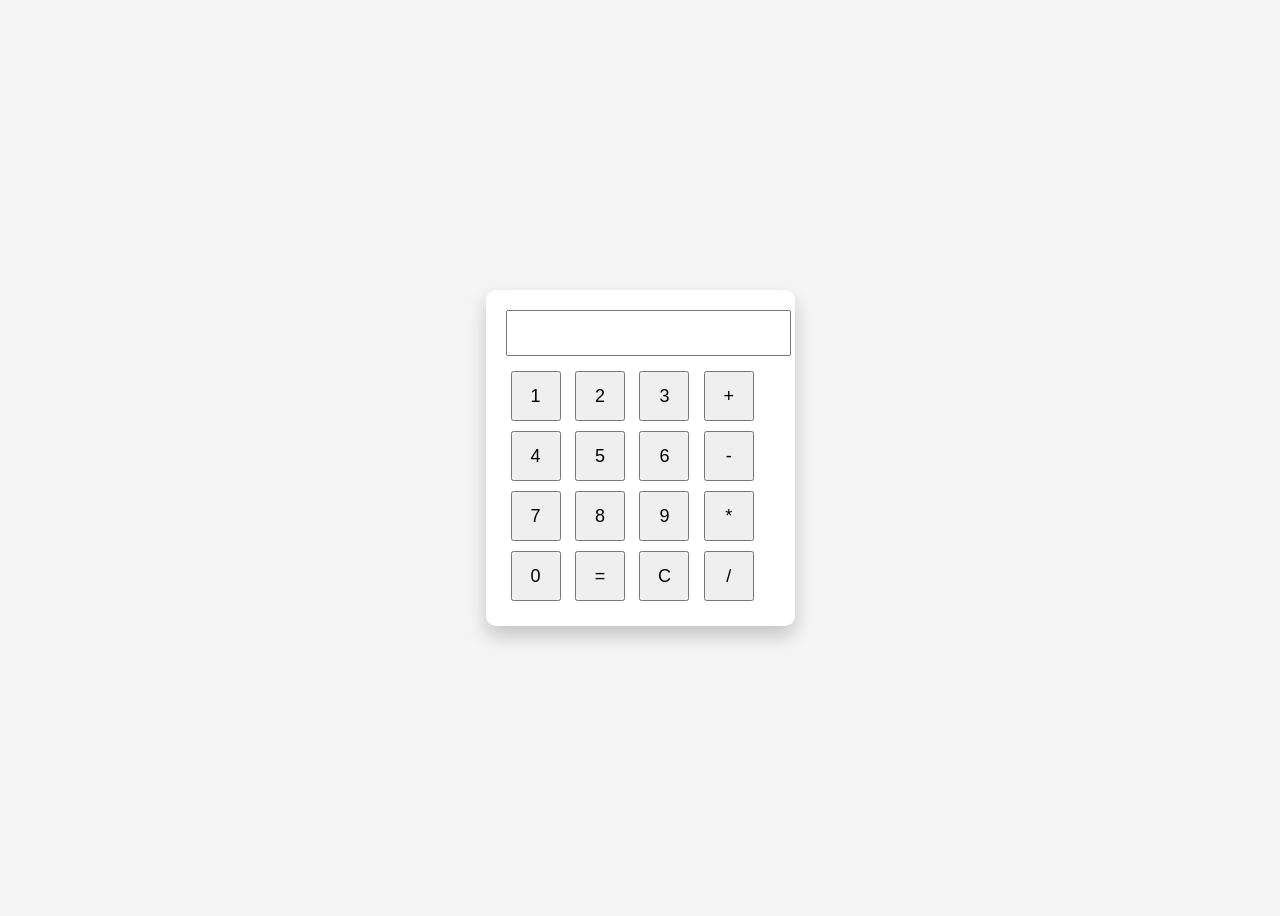
<file: proyecto/calculadora.html>
<!DOCTYPE html>
<html lang="es">

<head>

<meta charset="UTF-8">
<title>Calculadora</title>

<style>

body{
font-family: Arial;
display:flex;
justify-content:center;
align-items:center;
height:100vh;
background:#f5f5f5;
}

.calculadora{
background:white;
padding:20px;
border-radius:10px;
box-shadow:0 10px 20px rgba(0,0,0,0.2);
}

input{
width:100%;
height:40px;
font-size:20px;
margin-bottom:10px;
text-align:right;
padding-right:10px;
}

button{
width:50px;
height:50px;
margin:5px;
font-size:18px;
cursor:pointer;
}

</style>

</head>


<body>

<div class="calculadora">

<input type="text" id="pantalla" readonly>

<br>

<button onclick="agregar('1')">1</button>
<button onclick="agregar('2')">2</button>
<button onclick="agregar('3')">3</button>
<button onclick="agregar('+')">+</button>

<br>

<button onclick="agregar('4')">4</button>
<button onclick="agregar('5')">5</button>
<button onclick="agregar('6')">6</button>
<button onclick="agregar('-')">-</button>

<br>

<button onclick="agregar('7')">7</button>
<button onclick="agregar('8')">8</button>
<button onclick="agregar('9')">9</button>
<button onclick="agregar('*')">*</button>

<br>

<button onclick="agregar('0')">0</button>
<button onclick="calcular()">=</button>
<button onclick="borrar()">C</button>
<button onclick="agregar('/')">/</button>

</div>


<script>

function agregar(valor){
document.getElementById("pantalla").value += valor
}

function calcular(){
try{
let resultado = eval(document.getElementById("pantalla").value)
document.getElementById("pantalla").value = resultado
}catch{
alert("Operación inválida")
}
}

function borrar(){
document.getElementById("pantalla").value = ""
}

</script>


</body>
</html>
</file>
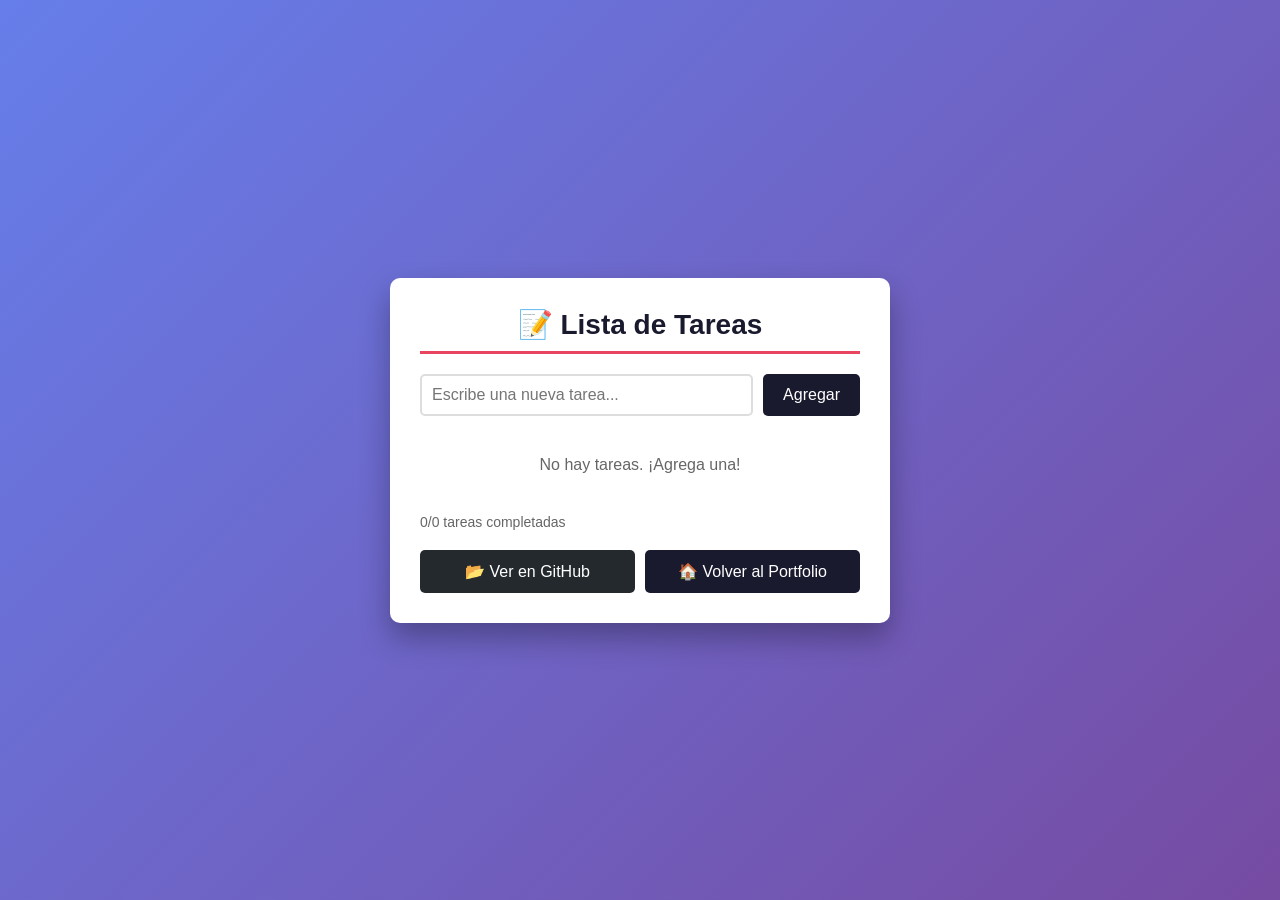
<file: proyecto/proyecto1.html>
<!DOCTYPE html>
<html lang="es">
<head>
    <meta charset="UTF-8">
    <meta name="viewport" content="width=device-width, initial-scale=1.0">
    <title>Lista de Tareas - Dario Idiart</title>
    <style>
        * {
            margin: 0;
            padding: 0;
            box-sizing: border-box;
        }
        
        body {
            font-family: 'Segoe UI', Tahoma, Geneva, Verdana, sans-serif;
            background: linear-gradient(135deg, #667eea 0%, #764ba2 100%);
            min-height: 100vh;
            display: flex;
            justify-content: center;
            align-items: center;
            padding: 20px;
        }
        
        .container {
            background-color: white;
            border-radius: 10px;
            box-shadow: 0 15px 30px rgba(0,0,0,0.3);
            width: 100%;
            max-width: 500px;
            padding: 30px;
        }
        
        h1 {
            color: #1a1a2e;
            text-align: center;
            margin-bottom: 20px;
            font-size: 28px;
            border-bottom: 3px solid #e94560;
            padding-bottom: 10px;
        }
        
        .input-section {
            display: flex;
            gap: 10px;
            margin-bottom: 20px;
        }
        
        .input-section input {
            flex: 1;
            padding: 10px;
            border: 2px solid #ddd;
            border-radius: 5px;
            font-size: 16px;
        }
        
        .input-section button {
            padding: 10px 20px;
            background-color: #1a1a2e;
            color: white;
            border: none;
            border-radius: 5px;
            cursor: pointer;
            font-size: 16px;
        }
        
        .input-section button:hover {
            background-color: #e94560;
        }
        
        .task-list {
            list-style: none;
            margin-bottom: 20px;
        }
        
        .task-item {
            display: flex;
            align-items: center;
            gap: 10px;
            padding: 10px;
            background-color: #f9f9f9;
            margin-bottom: 5px;
            border-radius: 5px;
        }
        
        .task-item.completed {
            text-decoration: line-through;
            opacity: 0.7;
        }
        
        .task-item input[type="checkbox"] {
            width: 20px;
            height: 20px;
        }
        
        .task-item span {
            flex: 1;
        }
        
        .delete-btn {
            background-color: #ff4444;
            color: white;
            border: none;
            width: 30px;
            height: 30px;
            border-radius: 5px;
            cursor: pointer;
        }
        
        .delete-btn:hover {
            background-color: #cc0000;
        }
        
        .stats {
            display: flex;
            justify-content: space-between;
            color: #666;
            font-size: 14px;
            margin-top: 20px;
        }
        
        .nav-buttons {
            display: flex;
            gap: 10px;
            margin-top: 20px;
        }
        
        .btn {
            flex: 1;
            padding: 12px;
            text-align: center;
            text-decoration: none;
            border-radius: 5px;
            font-weight: 500;
            transition: all 0.3s ease;
        }
        
        .btn-github {
            background-color: #24292e;
            color: white;
        }
        
        .btn-github:hover {
            background-color: #e94560;
        }
        
        .btn-portfolio {
            background-color: #1a1a2e;
            color: white;
        }
        
        .btn-portfolio:hover {
            background-color: #e94560;
        }
    </style>
</head>
<body>
    <div class="container">
        <h1>📝 Lista de Tareas</h1>
        
        <div class="input-section">
            <input type="text" id="taskInput" placeholder="Escribe una nueva tarea...">
            <button onclick="addTask()">Agregar</button>
        </div>
        
        <ul class="task-list" id="taskList">            <!-- Las tareas se renderizan aquí -->
        </ul>
        
        <div class="stats" id="stats">
            <!-- Estadísticas se muestran aquí -->
        </div>
        
        <div class="nav-buttons">
            <a href="https://github.com/dario222/todo-app" target="_blank" class="btn btn-github">📂 Ver en GitHub</a>
            <a href="https://dario222.github.io/mi-portafolio/" class="btn btn-portfolio">🏠 Volver al Portfolio</a>
        </div>
    </div>

    <script>
        // Cargar tareas del localStorage
        let tasks = JSON.parse(localStorage.getItem('tasks')) || [];
        
        function renderTasks() {
            const taskList = document.getElementById('taskList');
            const stats = document.getElementById('stats');
            
            if (tasks.length === 0) {
                taskList.innerHTML = '<p style="text-align: center; color: #666; padding: 20px;">No hay tareas. ¡Agrega una!</p>';
                stats.innerHTML = '0/0 tareas completadas';
                return;
            }
            
            let html = '';
            let completedCount = 0;
            
            tasks.forEach((task, index) => {
                if (task.completed) completedCount++;
                html += `
                    <li class="task-item ${task.completed ? 'completed' : ''}">
                        <input type="checkbox" ${task.completed ? 'checked' : ''} 
                               onchange="toggleTask(${index})">
                        <span>${task.text}</span>
                        <button class="delete-btn" onclick="deleteTask(${index})">×</button>
                    </li>
                `;
            });
            
            taskList.innerHTML = html;
            stats.innerHTML = `${completedCount}/${tasks.length} tareas completadas`;
        }
        
        function addTask() {
            const input = document.getElementById('taskInput');
            const text = input.value.trim();
            
            if (text) {
                tasks.push({ text, completed: false });
                localStorage.setItem('tasks', JSON.stringify(tasks));
                input.value = '';
                renderTasks();
            }
        }
        
        function toggleTask(index) {
            tasks[index].completed = !tasks[index].completed;
            localStorage.setItem('tasks', JSON.stringify(tasks));
            renderTasks();
        }
        
        function deleteTask(index) {
            tasks.splice(index, 1);
            localStorage.setItem('tasks', JSON.stringify(tasks));
            renderTasks();
        }
        
        // Render inicial
        renderTasks();
        
        // Permitir agregar con Enter
        document.getElementById('taskInput').addEventListener('keypress', function(e) {
            if (e.key === 'Enter') {
                addTask();
            }
        });
    </script>
</body>
</html>
</file>
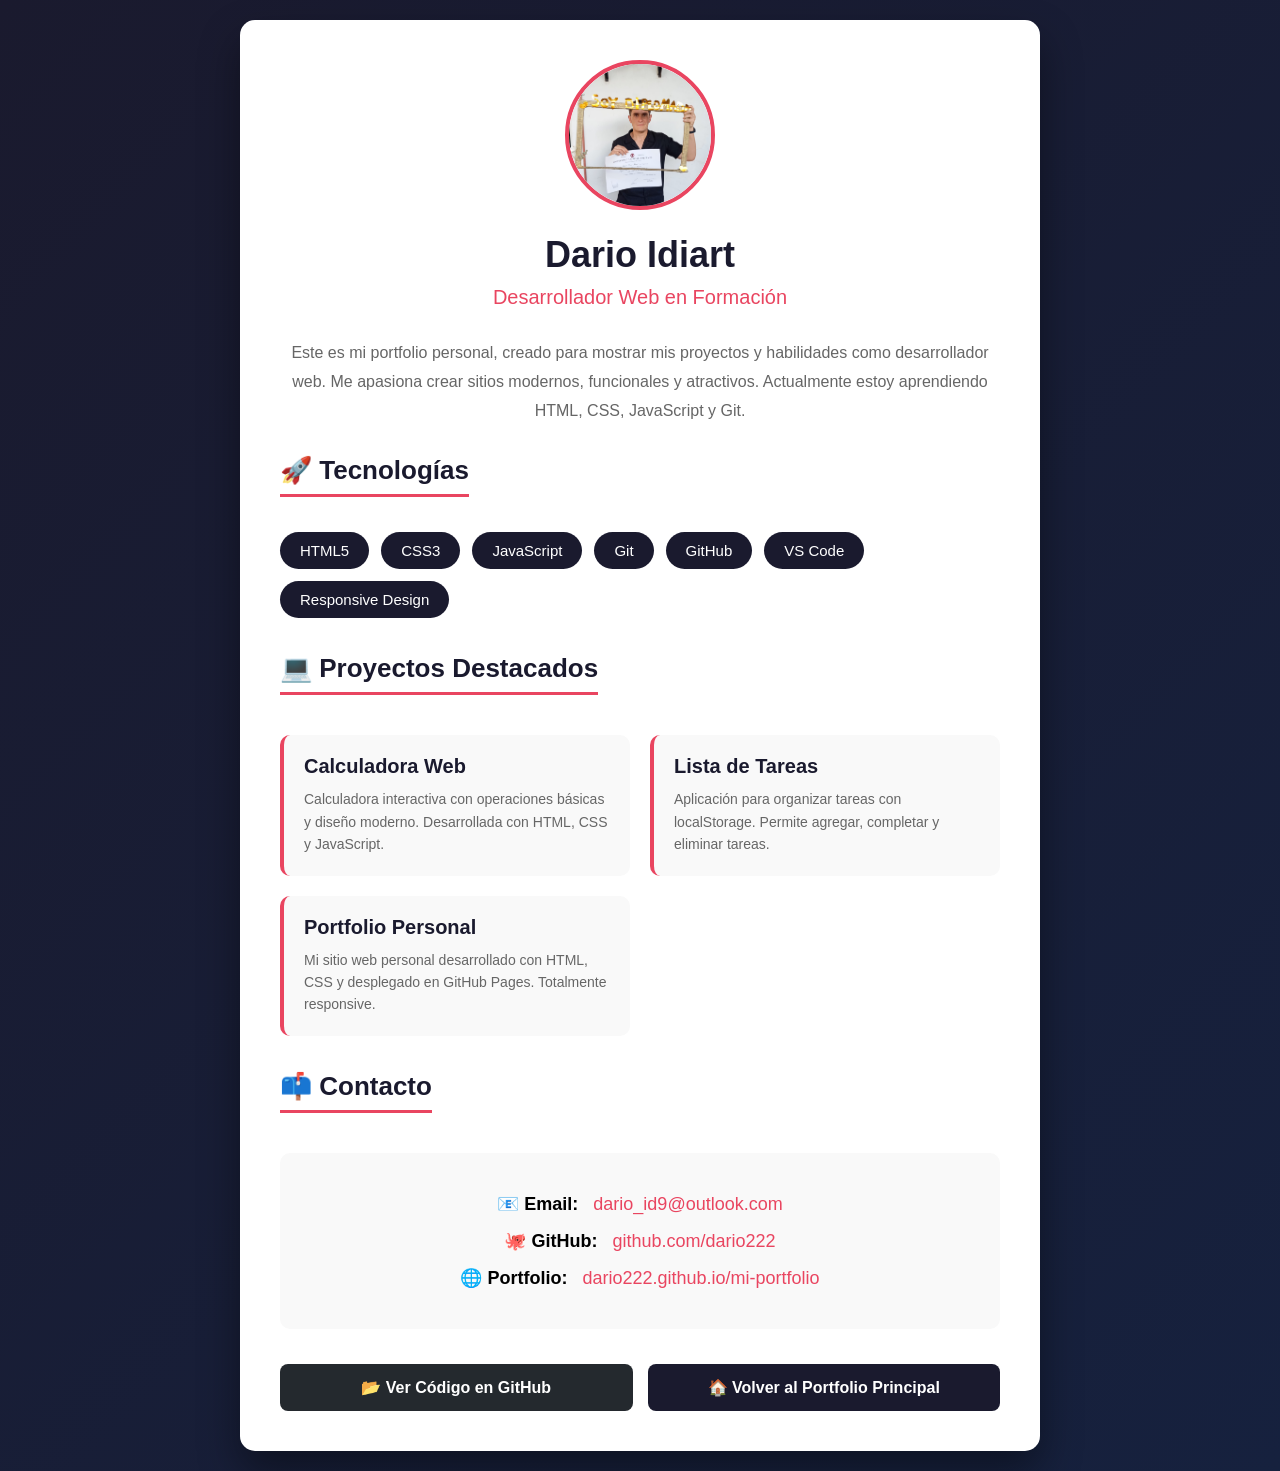
<file: proyecto/proyecto2.html>
<!DOCTYPE html>
<html lang="es">
<head>
    <meta charset="UTF-8">
    <meta name="viewport" content="width=device-width, initial-scale=1.0">
    <title>Mi Portfolio - Dario Idiart</title>
    <style>
        * {
            margin: 0;
            padding: 0;
            box-sizing: border-box;
        }
        
        body {
            font-family: 'Roboto', sans-serif;
            background: linear-gradient(135deg, #1a1a2e 0%, #16213e 100%);
            min-height: 100vh;
            display: flex;
            justify-content: center;
            align-items: center;
            padding: 20px;
        }
        
        .container {
            background-color: white;
            border-radius: 15px;
            box-shadow: 0 20px 40px rgba(0,0,0,0.4);
            width: 100%;
            max-width: 800px;
            padding: 40px;
        }
        
        .header {
            text-align: center;
            margin-bottom: 30px;
        }
        
        .profile-img {
            width: 150px;
            height: 150px;
            border-radius: 50%;
            border: 4px solid #e94560;
            margin-bottom: 20px;
            object-fit: cover;
        }
        
        h1 {
            color: #1a1a2e;
            font-size: 36px;
            margin-bottom: 10px;
        }
        
        .title {
            color: #e94560;
            font-size: 20px;
            font-weight: 500;
            margin-bottom: 20px;
        }
        
        .description {
            color: #666;
            line-height: 1.8;
            margin-bottom: 30px;
            text-align: center;
            font-size: 16px;
        }
        
        .section {
            margin-bottom: 35px;
        }
        
        .section h2 {
            color: #1a1a2e;
            font-size: 26px;
            margin-bottom: 20px;
            border-bottom: 3px solid #e94560;
            padding-bottom: 8px;
            display: inline-block;
        }
        
        .skills-container {
            display: flex;
            flex-wrap: wrap;
            gap: 12px;
            margin-top: 15px;
        }
        
        .skill {
            background-color: #1a1a2e;
            color: white;
            padding: 10px 20px;
            border-radius: 25px;
            font-size: 15px;
            font-weight: 500;
            transition: transform 0.3s ease;
        }
        
        .skill:hover {
            background-color: #e94560;
            transform: scale(1.05);
        }
        
        .projects-grid {
            display: grid;
            grid-template-columns: repeat(auto-fit, minmax(250px, 1fr));
            gap: 20px;
            margin-top: 20px;
        }
        
        .project-card {
            background-color: #f9f9f9;
            padding: 20px;
            border-radius: 10px;
            border-left: 4px solid #e94560;
            transition: transform 0.3s ease;
        }
        
        .project-card:hover {
            transform: translateY(-5px);
            box-shadow: 0 5px 15px rgba(0,0,0,0.1);
        }
        
        .project-card h3 {
            color: #1a1a2e;
            margin-bottom: 10px;
            font-size: 20px;
        }
        
        .project-card p {
            color: #666;
            font-size: 14px;
            line-height: 1.6;
        }
        
        .contact-info {
            background-color: #f9f9f9;
            padding: 25px;
            border-radius: 10px;
            text-align: center;
            margin-top: 20px;
        }
        
        .contact-item {
            margin: 15px 0;
            font-size: 18px;
        }
        
        .contact-item a {
            color: #e94560;
            text-decoration: none;
            font-weight: 500;
            margin-left: 10px;
        }
        
        .contact-item a:hover {
            text-decoration: underline;
        }
        
        .nav-buttons {
            display: flex;
            gap: 15px;
            margin-top: 35px;
        }
        
        .btn {
            flex: 1;
            padding: 14px;
            text-align: center;
            border-radius: 8px;
            text-decoration: none;
            font-weight: 600;
            font-size: 16px;
            transition: all 0.3s ease;
        }
        
        .btn-github {
            background-color: #24292e;
            color: white;
        }
        
        .btn-github:hover {
            background-color: #e94560;
        }
        
        .btn-portfolio {
            background-color: #1a1a2e;
            color: white;
        }
        
        .btn-portfolio:hover {
            background-color: #e94560;
        }
        
        @media (max-width: 600px) {
            .container {
                padding: 20px;
            }
            
            h1 {
                font-size: 28px;
            }
            
            .projects-grid {
                grid-template-columns: 1fr;
            }
            
            .nav-buttons {
                flex-direction: column;
            }
        }
    </style>
</head>
<body>
    <div class="container">
        <div class="header">
            <img src="../images/perfil.jpg" alt="Foto de Dario" class="profile-img" onerror="this.src='https://via.placeholder.com/150'">
            <h1>Dario Idiart</h1>
            <div class="title">Desarrollador Web en Formación</div>
        </div>
        
        <div class="description">
            Este es mi portfolio personal, creado para mostrar mis proyectos y habilidades como desarrollador web. 
            Me apasiona crear sitios modernos, funcionales y atractivos. Actualmente estoy aprendiendo HTML, 
            CSS, JavaScript y Git.
        </div>
        
        <div class="section">
            <h2>🚀 Tecnologías</h2>
            <div class="skills-container">
                <span class="skill">HTML5</span>
                <span class="skill">CSS3</span>
                <span class="skill">JavaScript</span>
                <span class="skill">Git</span>
                <span class="skill">GitHub</span>
                <span class="skill">VS Code</span>
                <span class="skill">Responsive Design</span>
            </div>
        </div>
        
        <div class="section">
            <h2>💻 Proyectos Destacados</h2>
            <div class="projects-grid">
                <div class="project-card">
                    <h3>Calculadora Web</h3>
                    <p>Calculadora interactiva con operaciones básicas y diseño moderno. Desarrollada con HTML, CSS y JavaScript.</p>
                </div>
                <div class="project-card">
                    <h3>Lista de Tareas</h3>
                    <p>Aplicación para organizar tareas con localStorage. Permite agregar, completar y eliminar tareas.</p>
                </div>
                <div class="project-card">
                    <h3>Portfolio Personal</h3>
                    <p>Mi sitio web personal desarrollado con HTML, CSS y desplegado en GitHub Pages. Totalmente responsive.</p>
                </div>
            </div>
        </div>
        
        <div class="section">
            <h2>📫 Contacto</h2>
            <div class="contact-info">
                <div class="contact-item">
                    📧 <strong>Email:</strong> <a href="mailto:dario_id9@outlook.com">dario_id9@outlook.com</a>
                </div>
                <div class="contact-item">
                    🐙 <strong>GitHub:</strong> <a href="https://github.com/dario222" target="_blank">github.com/dario222</a>
                </div>
                <div class="contact-item">
                    🌐 <strong>Portfolio:</strong> <a href="https://dario222.github.io/mi-portfolio/" target="_blank">dario222.github.io/mi-portfolio</a>
                </div>
            </div>
        </div>
        
        <div class="nav-buttons">
            <a href="https://github.com/dario222/mi-portfolio" target="_blank" class="btn btn-github">📂 Ver Código en GitHub</a>
            <a href="https://dario222.github.io/mi-portfolio/" class="btn btn-portfolio">🏠 Volver al Portfolio Principal</a>
        </div>
    </div>

    <script>
        // Pequeña mejora para cargar la imagen
        const profileImg = document.querySelector('.profile-img');
        profileImg.onerror = function() {
            this.src = 'https://via.placeholder.com/150?text=Dario';
        };
    </script>
</body>
</html>
</file>
